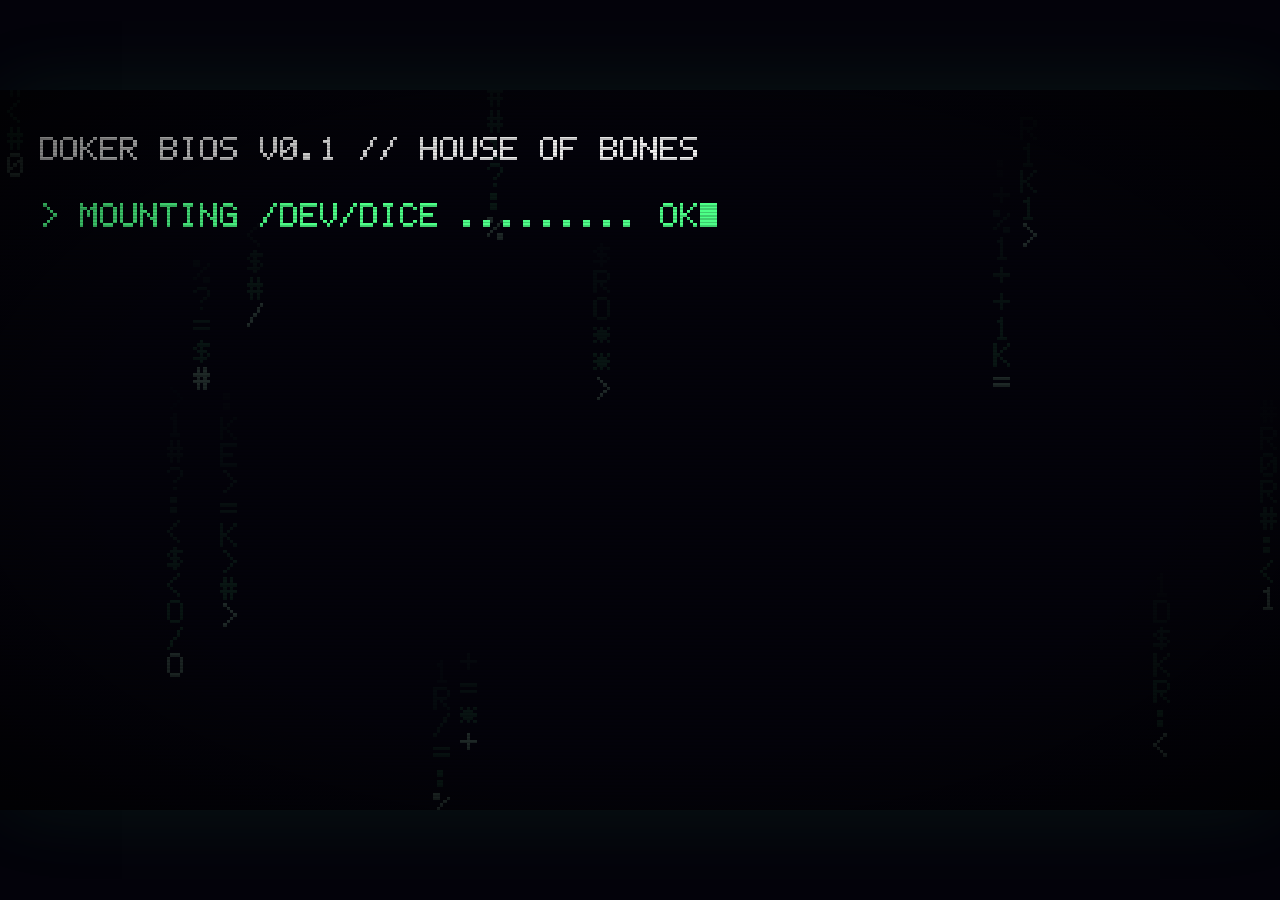
<file: index.html>
<!doctype html>
<html lang="en">
<head>
  <meta charset="utf-8">
  <meta name="viewport" content="width=device-width, initial-scale=1">
  <title>DOKER</title>
  <link rel="stylesheet" href="css/style.css">
</head>
<body>
  <div id="stage">
    <canvas id="game"></canvas>
    <div id="crt"></div>
    <div id="vignette"></div>
  </div>

  <!-- plain scripts (no modules) so the game runs by double-clicking index.html -->
  <script src="js/font.js"></script>
  <script src="js/sprites.js"></script>
  <script src="js/cardart.js"></script>
  <script src="js/bossart.js"></script>
  <script src="js/bossloom.js"></script>
  <script src="js/settings.js"></script>
  <script src="js/audio.js"></script>
  <script src="js/rules.js"></script>
  <script src="js/items.js"></script>
  <script src="js/ui.js"></script>
  <script src="js/shop.js"></script>
  <script src="js/boss.js"></script>
  <script src="js/play.js"></script>
  <script src="js/tutorial.js"></script>
  <script src="js/options.js"></script>
  <script src="js/net.js"></script>
  <script src="js/menu.js"></script>
</body>
</html>
</file>
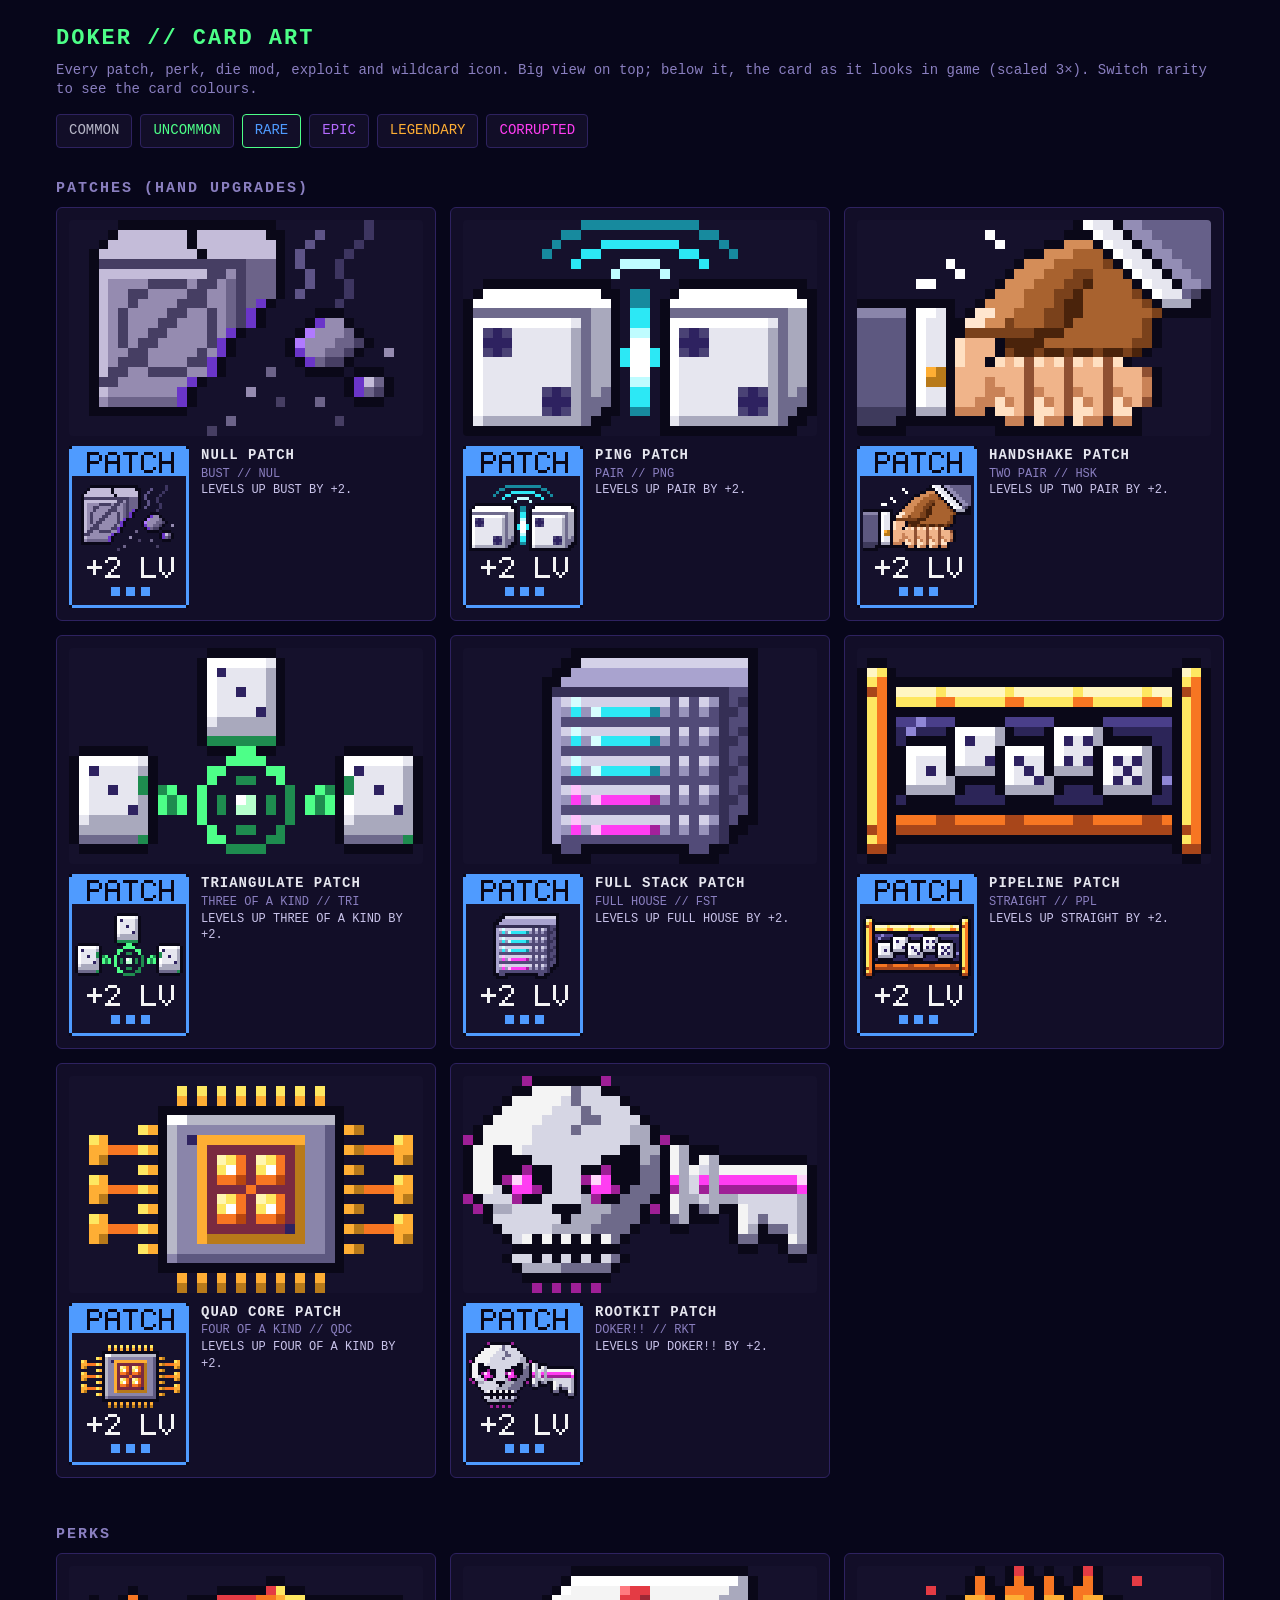
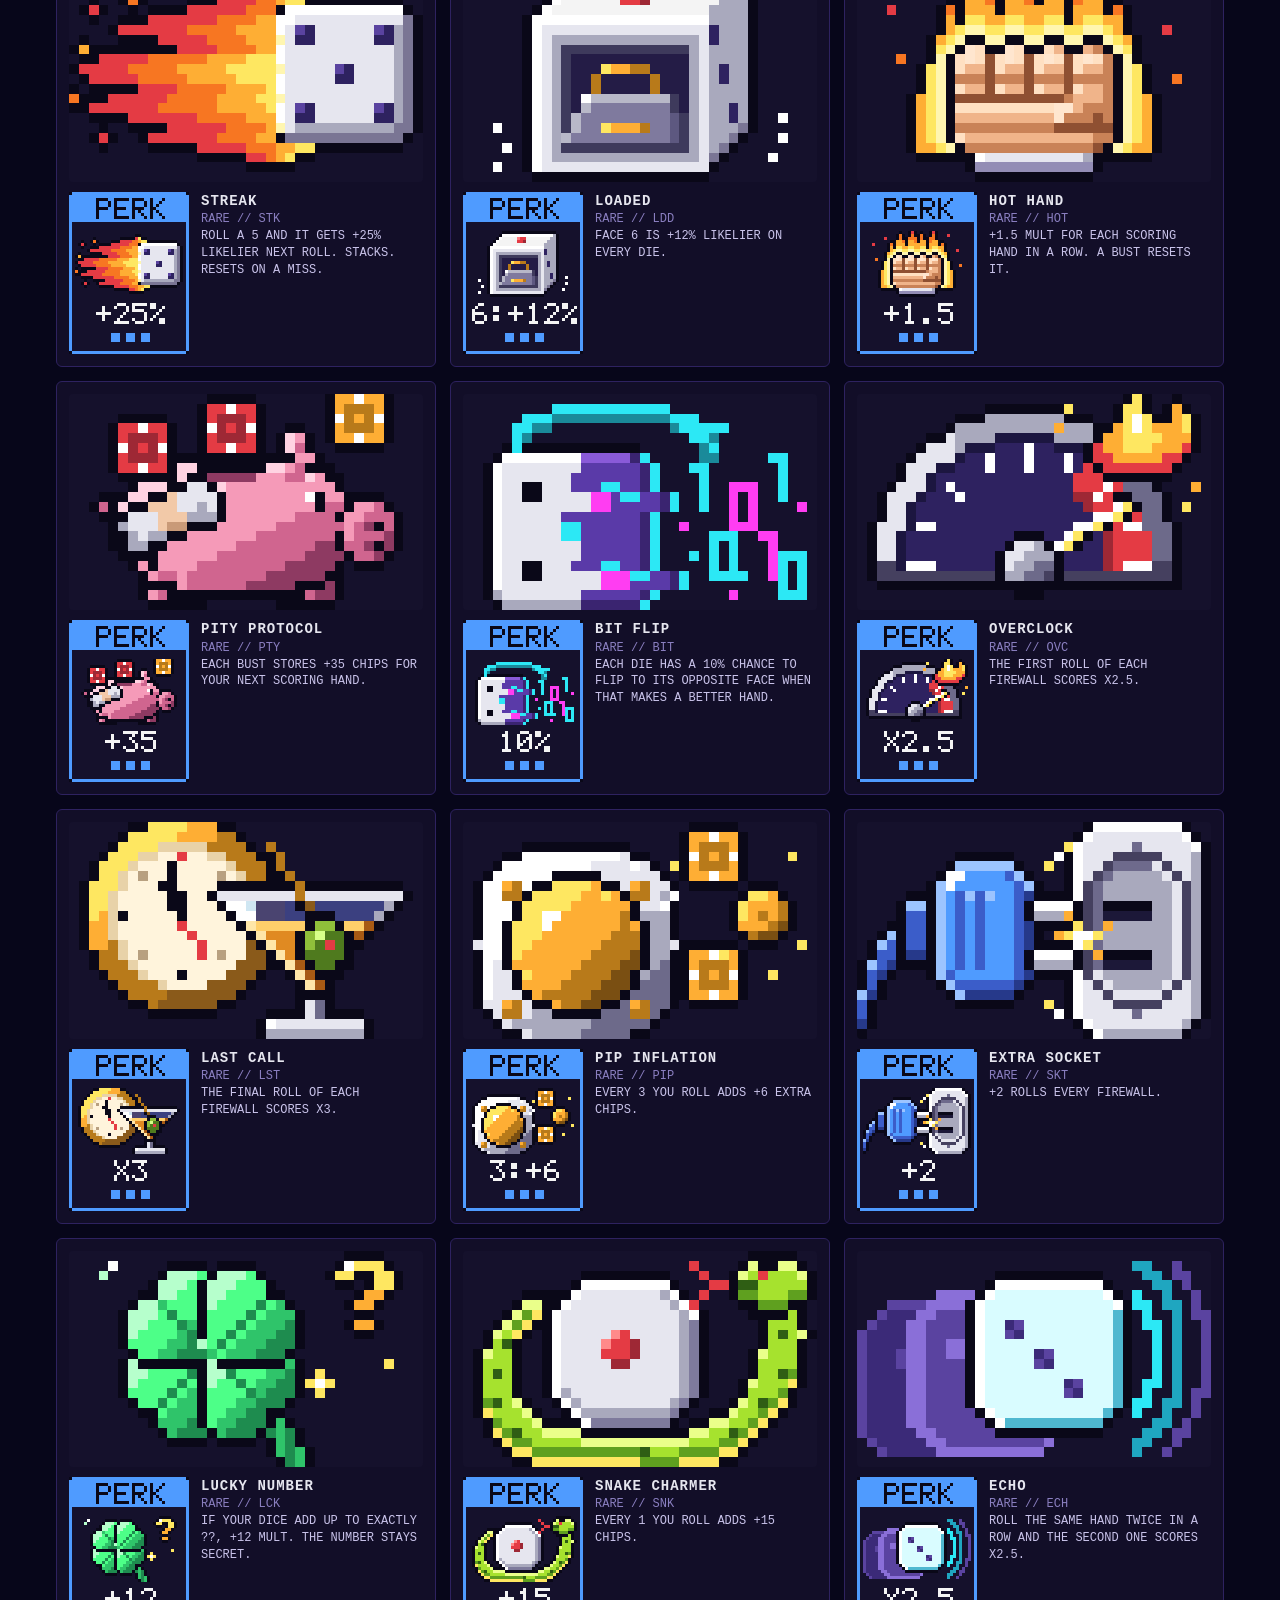
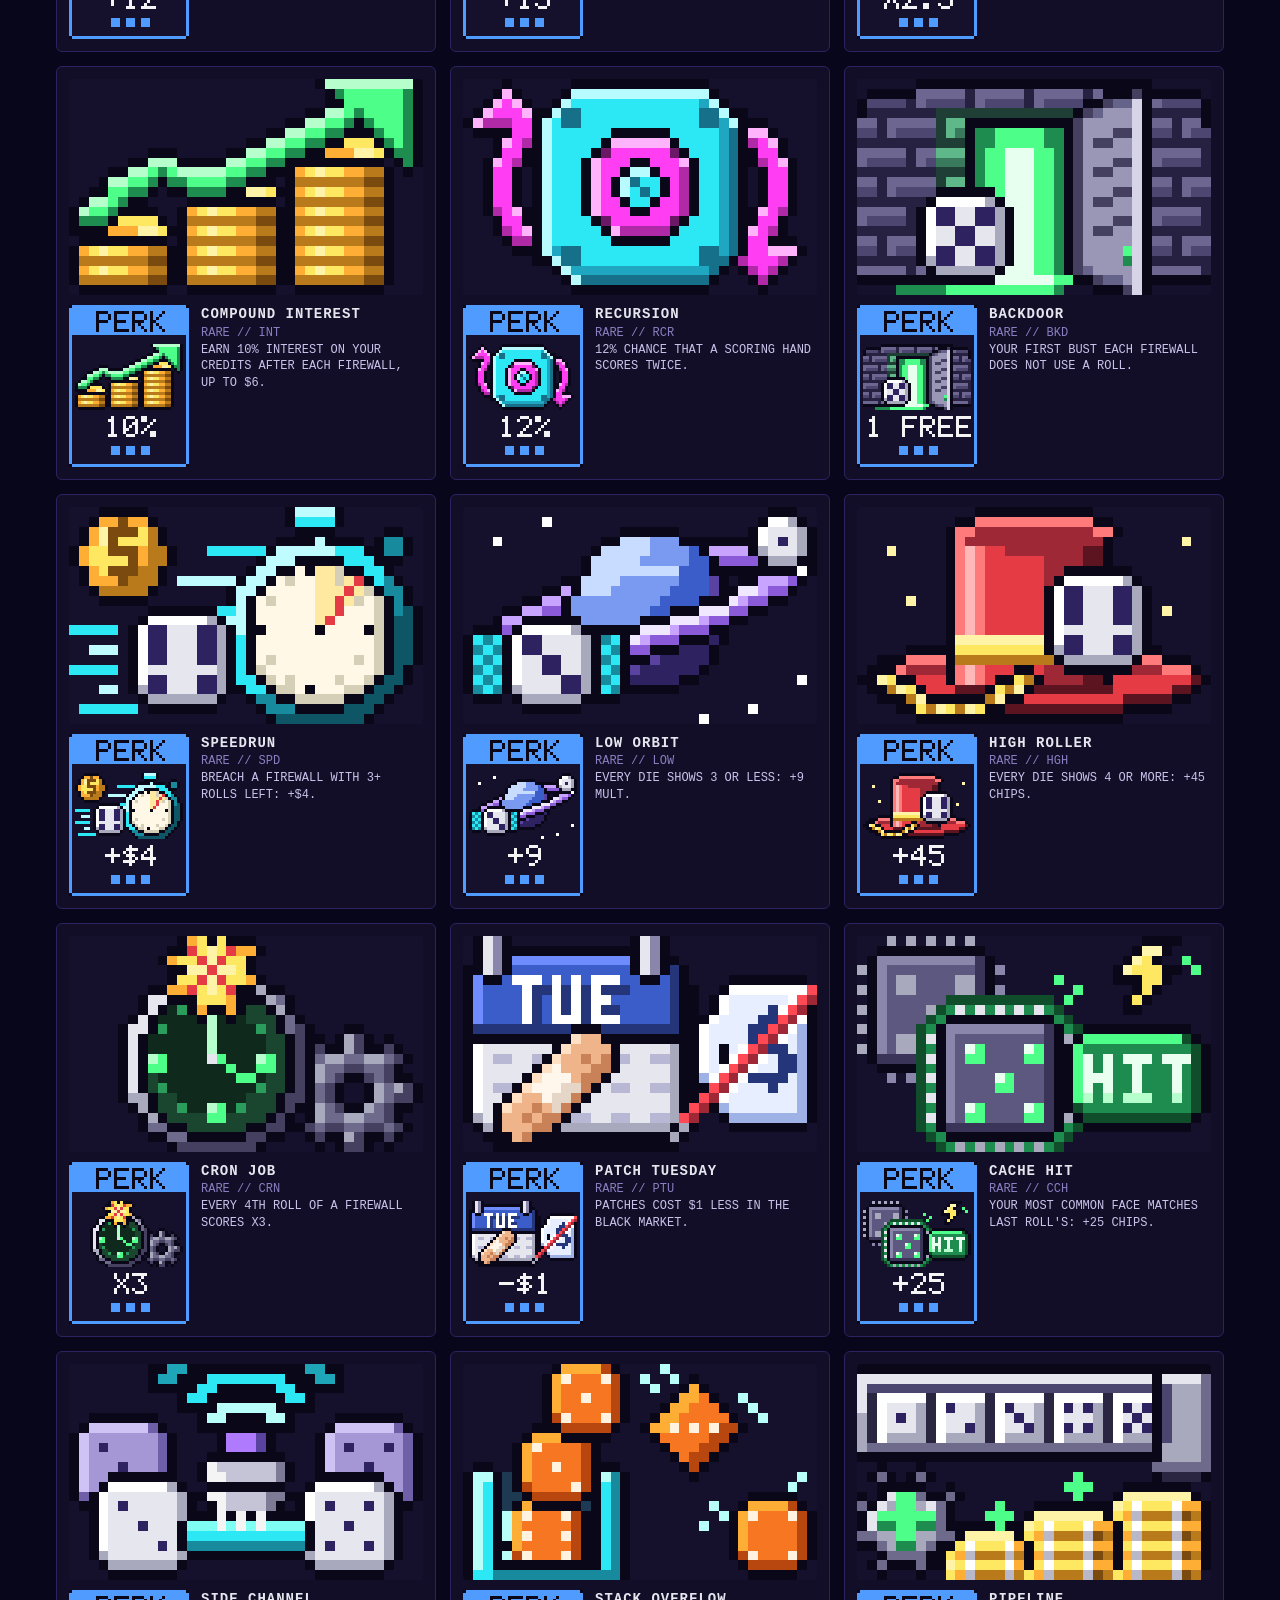
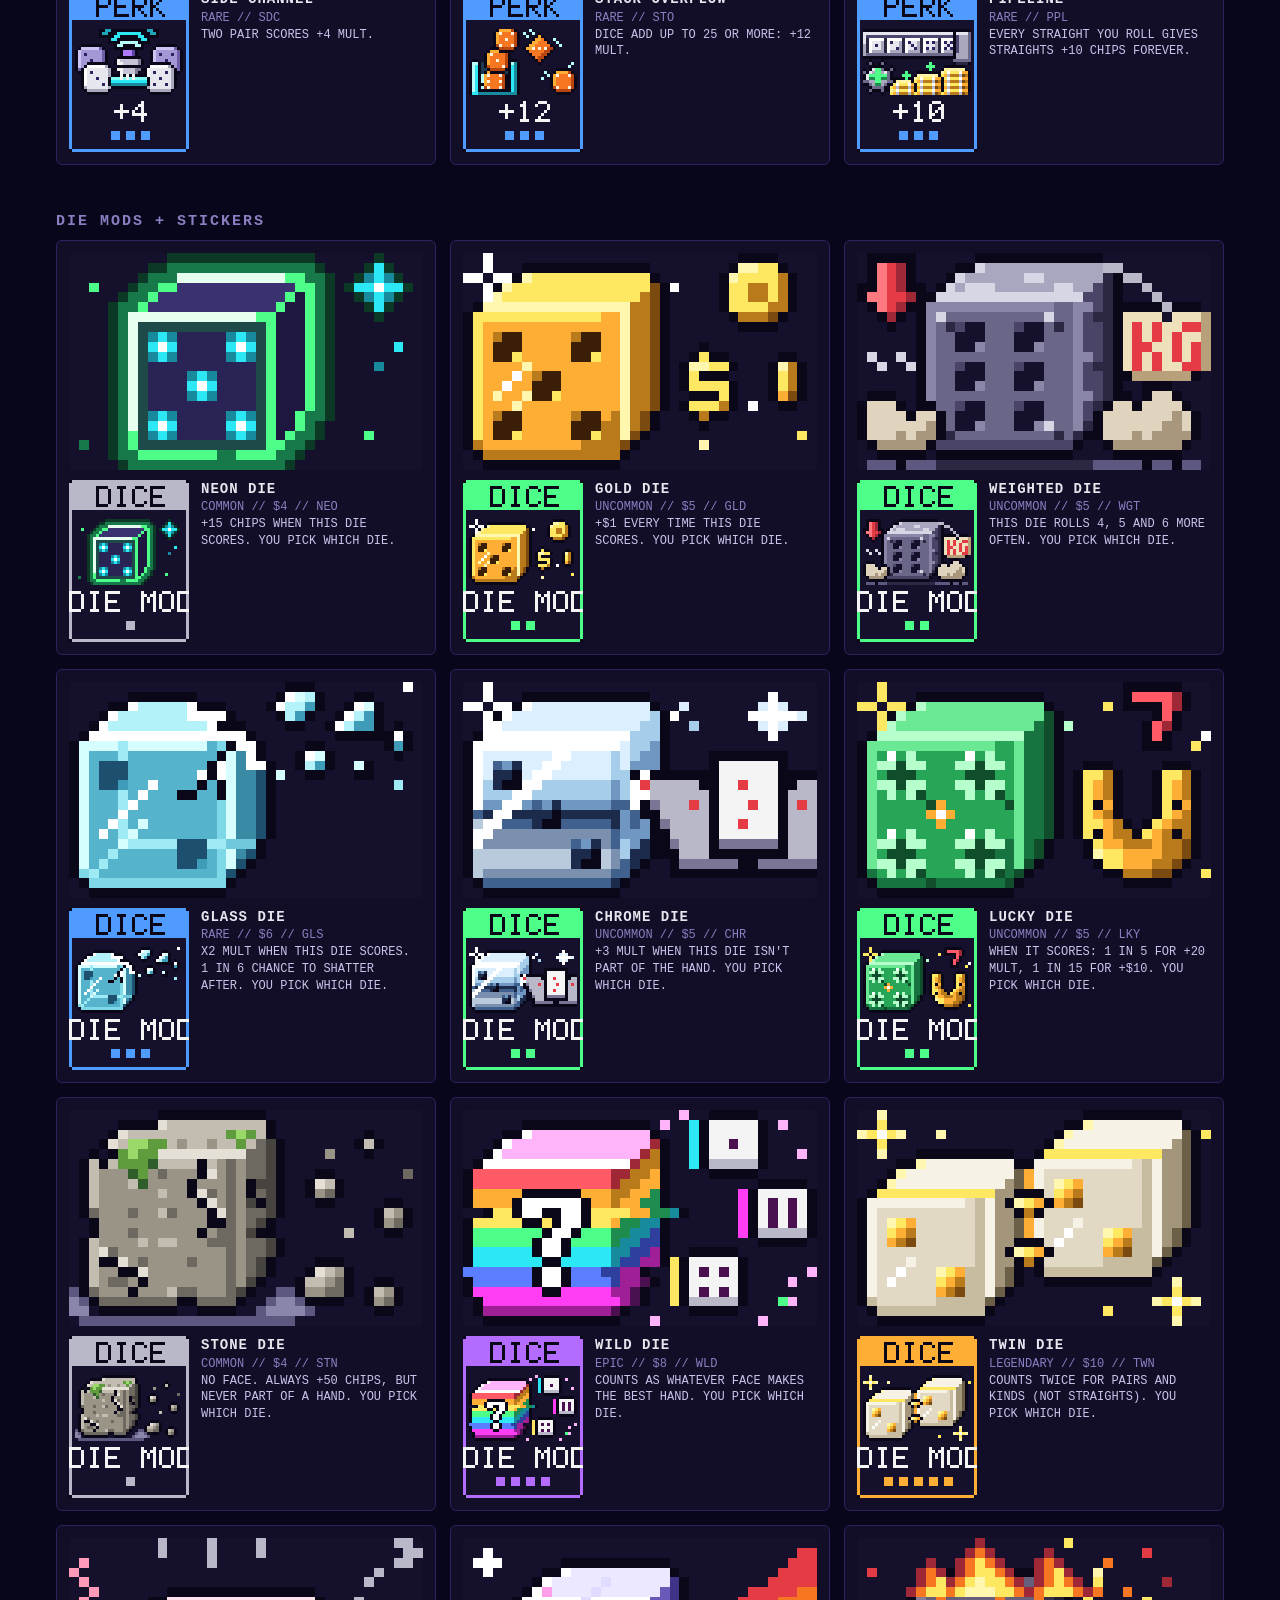
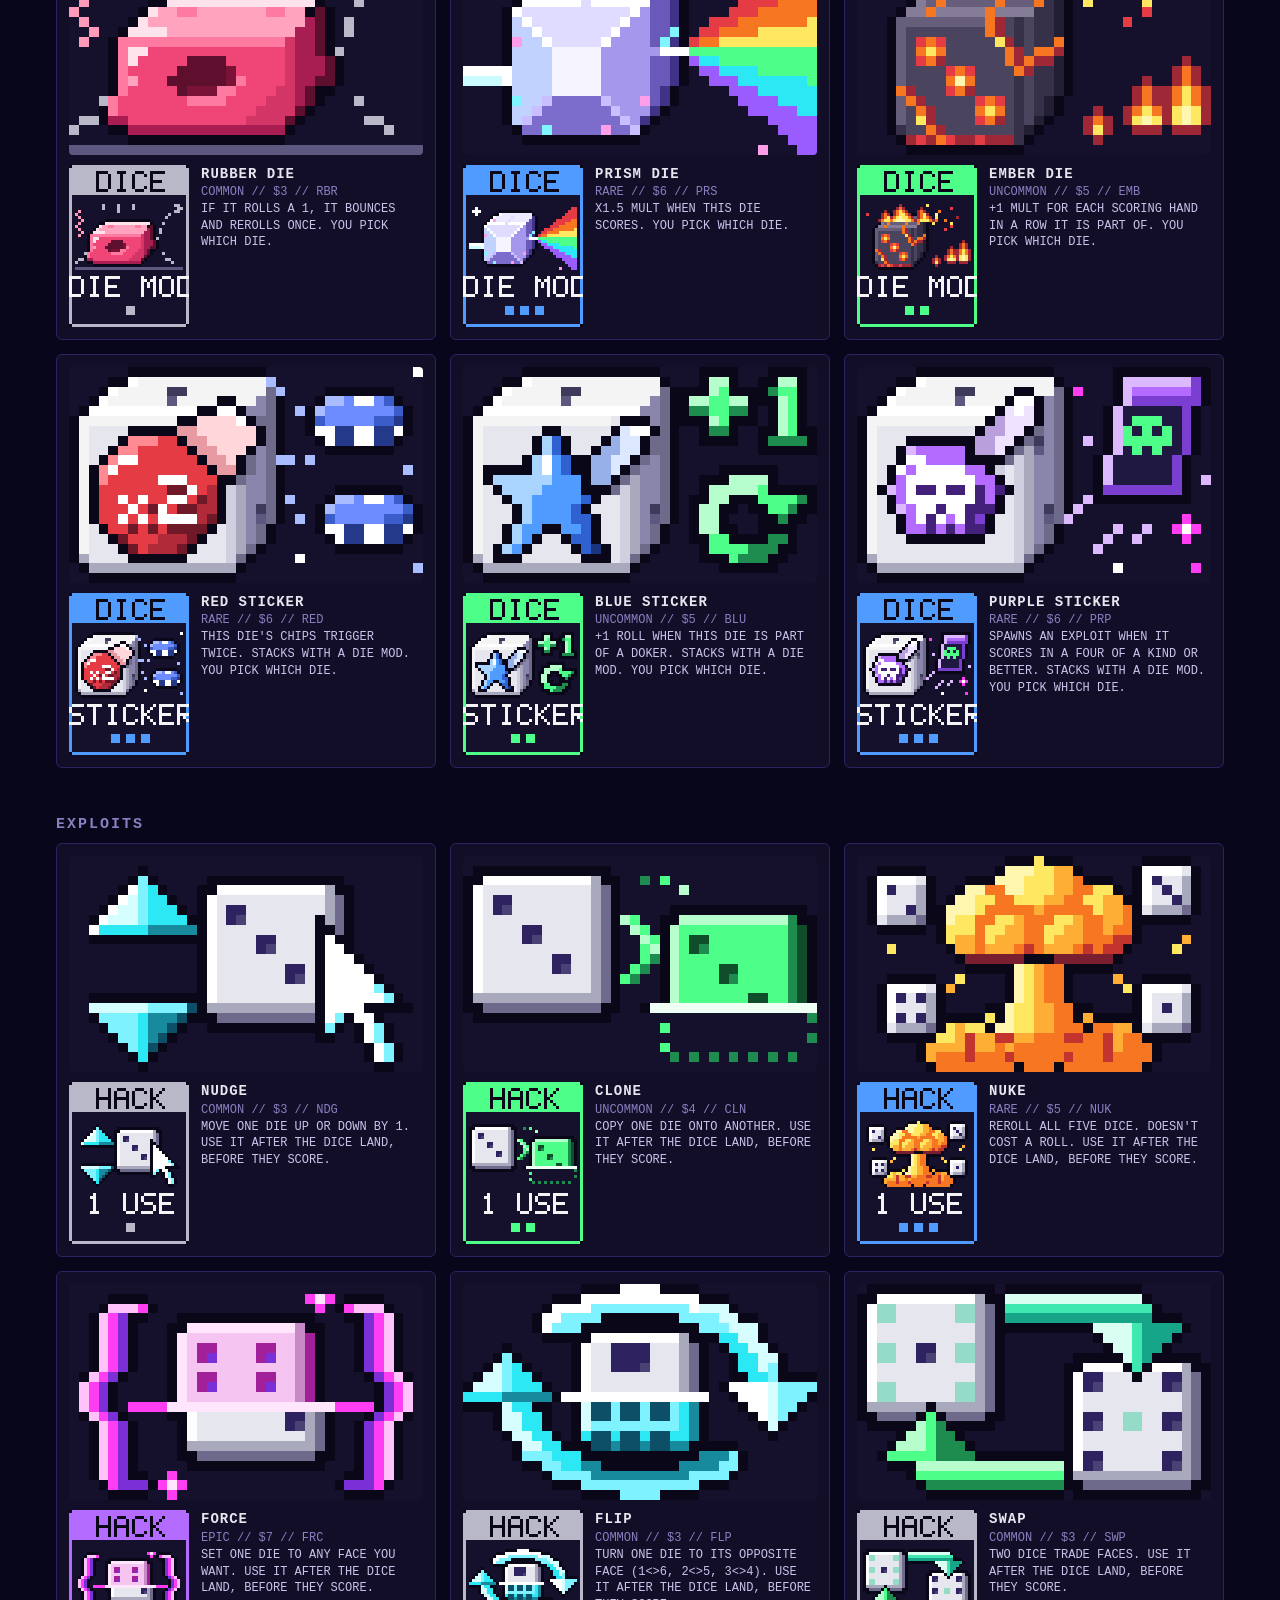
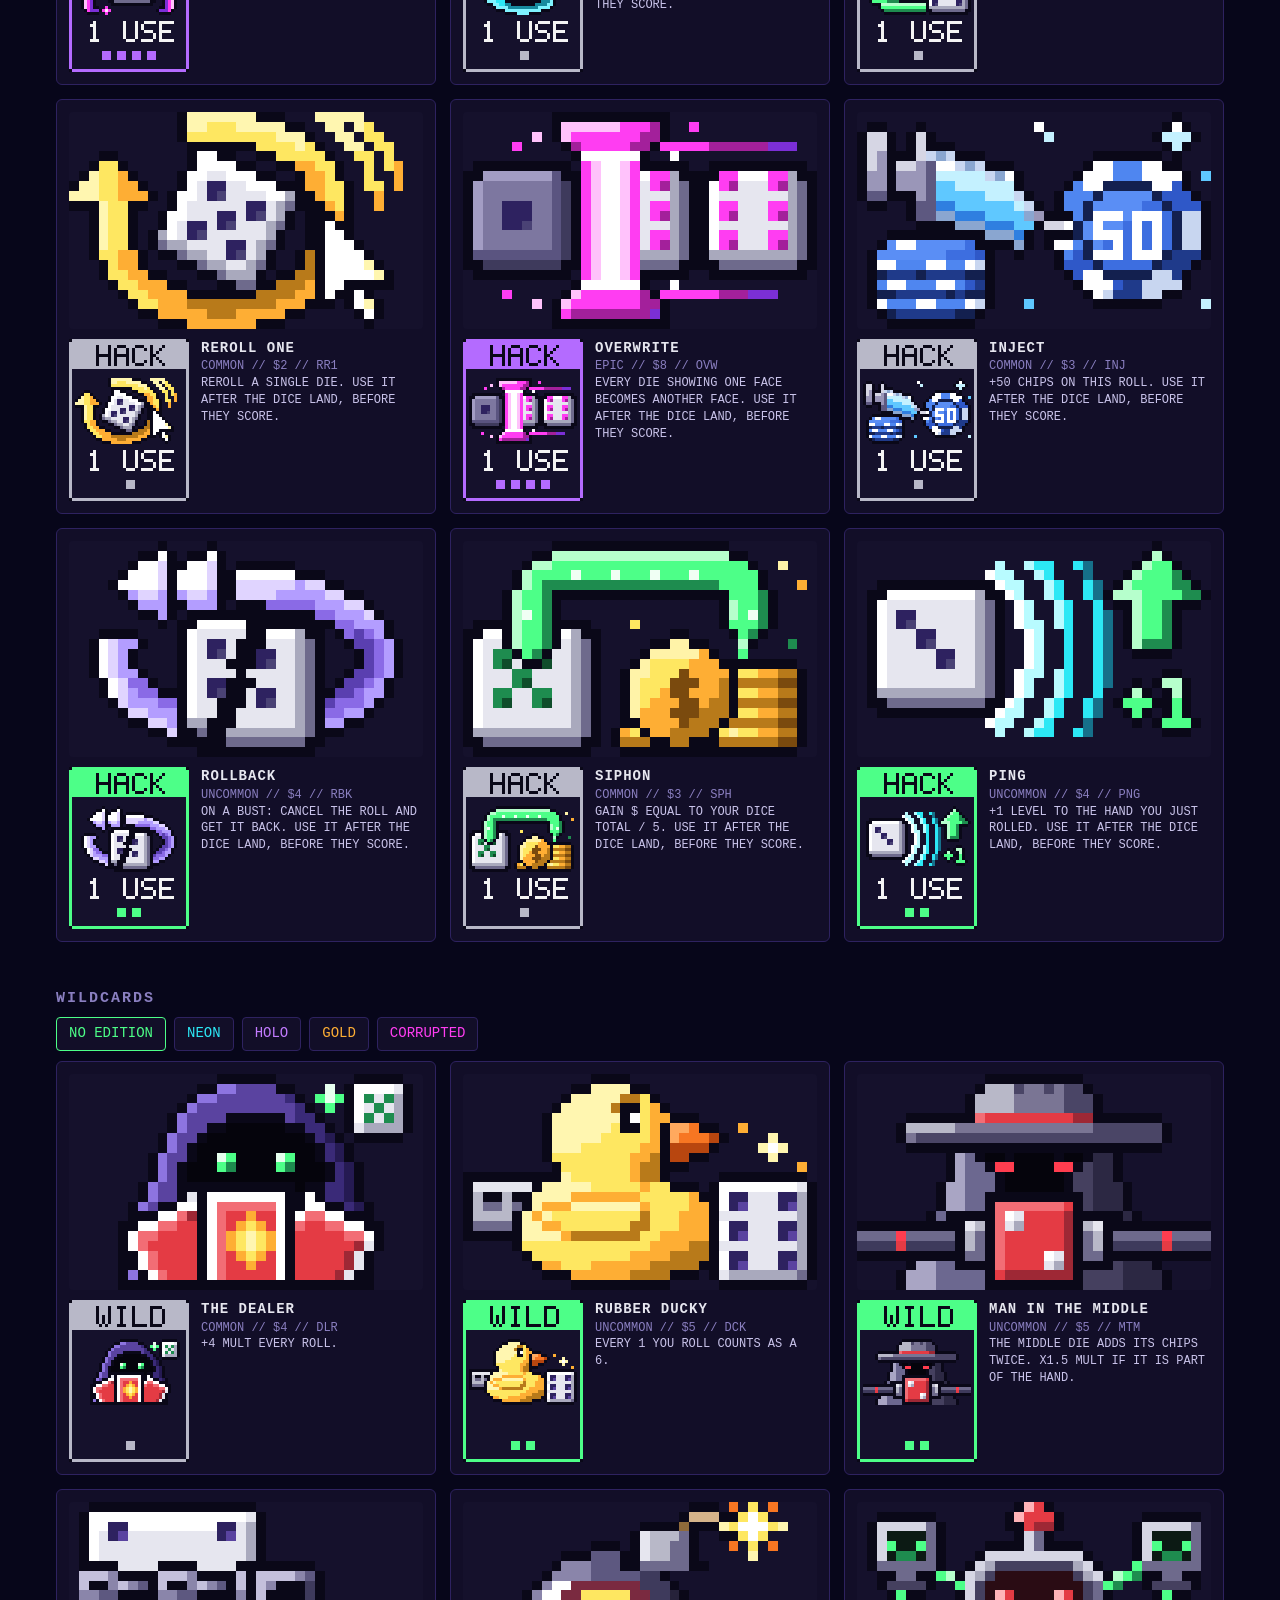
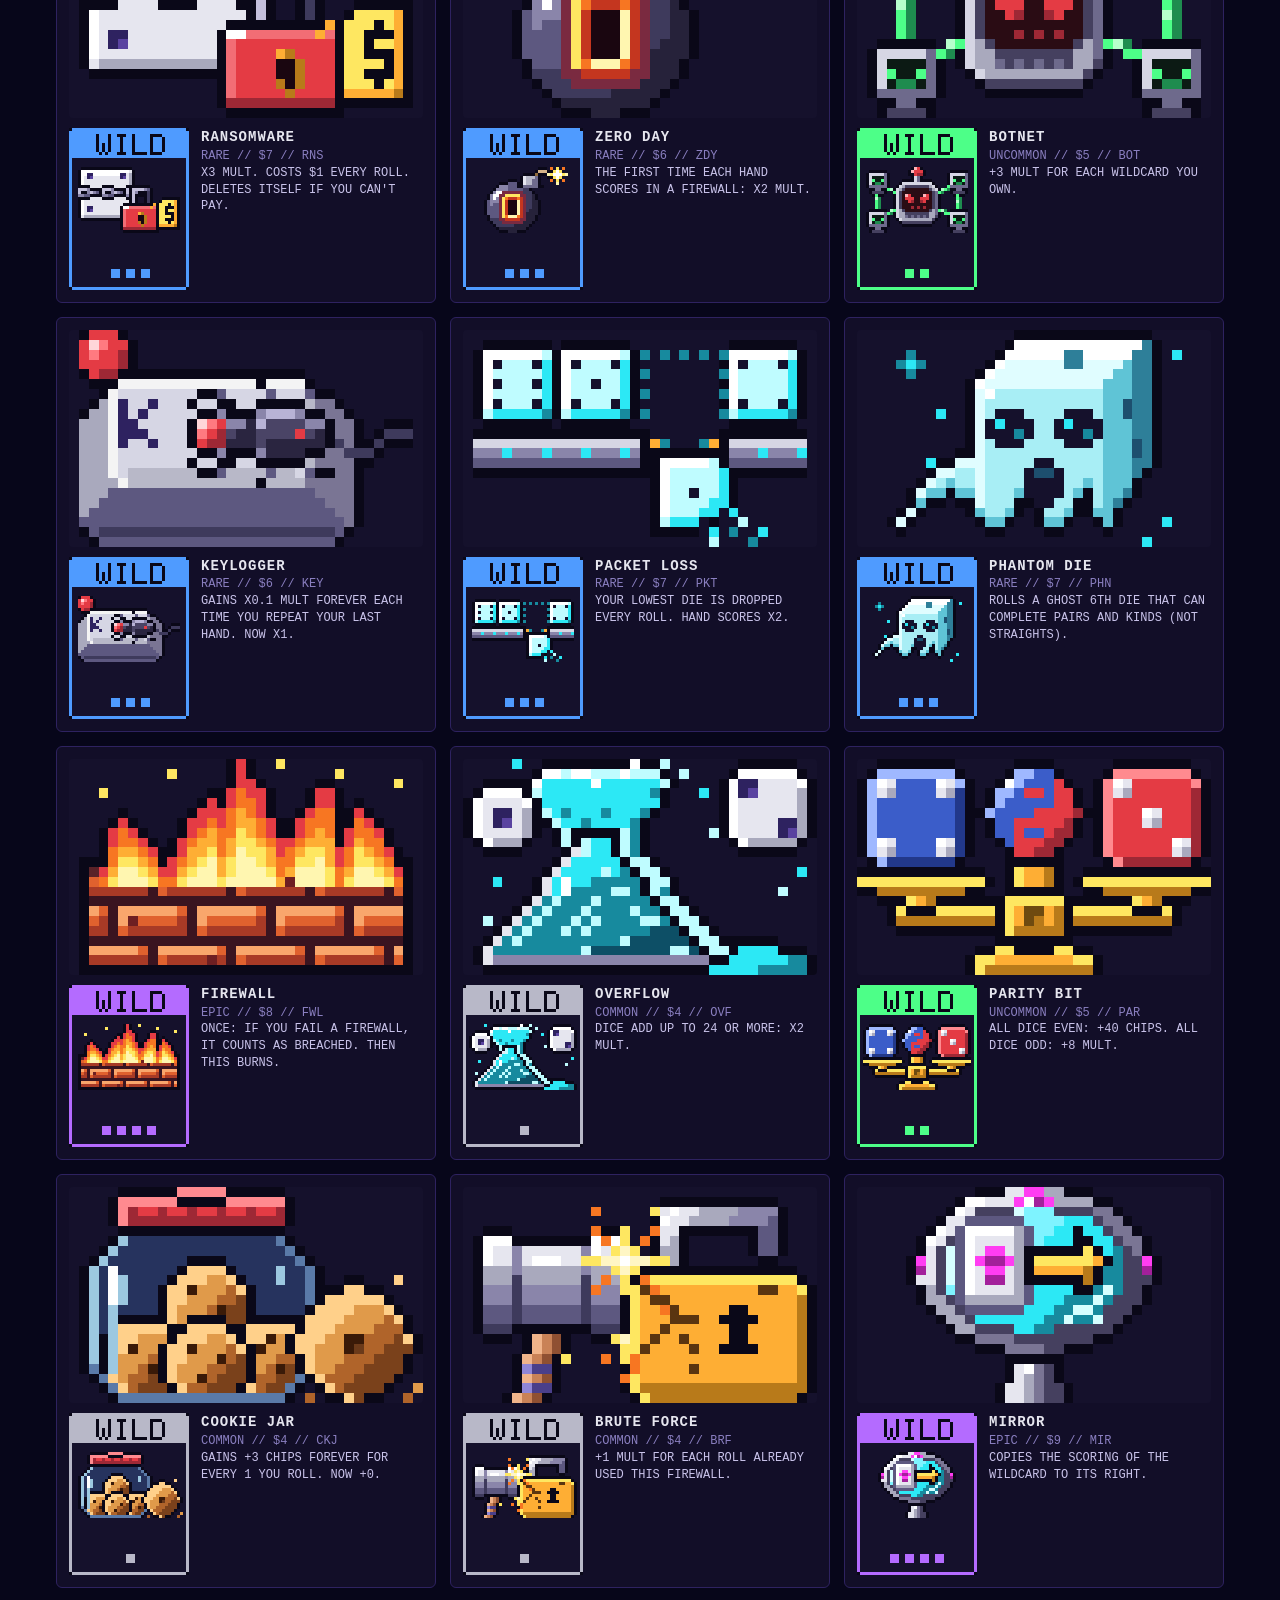
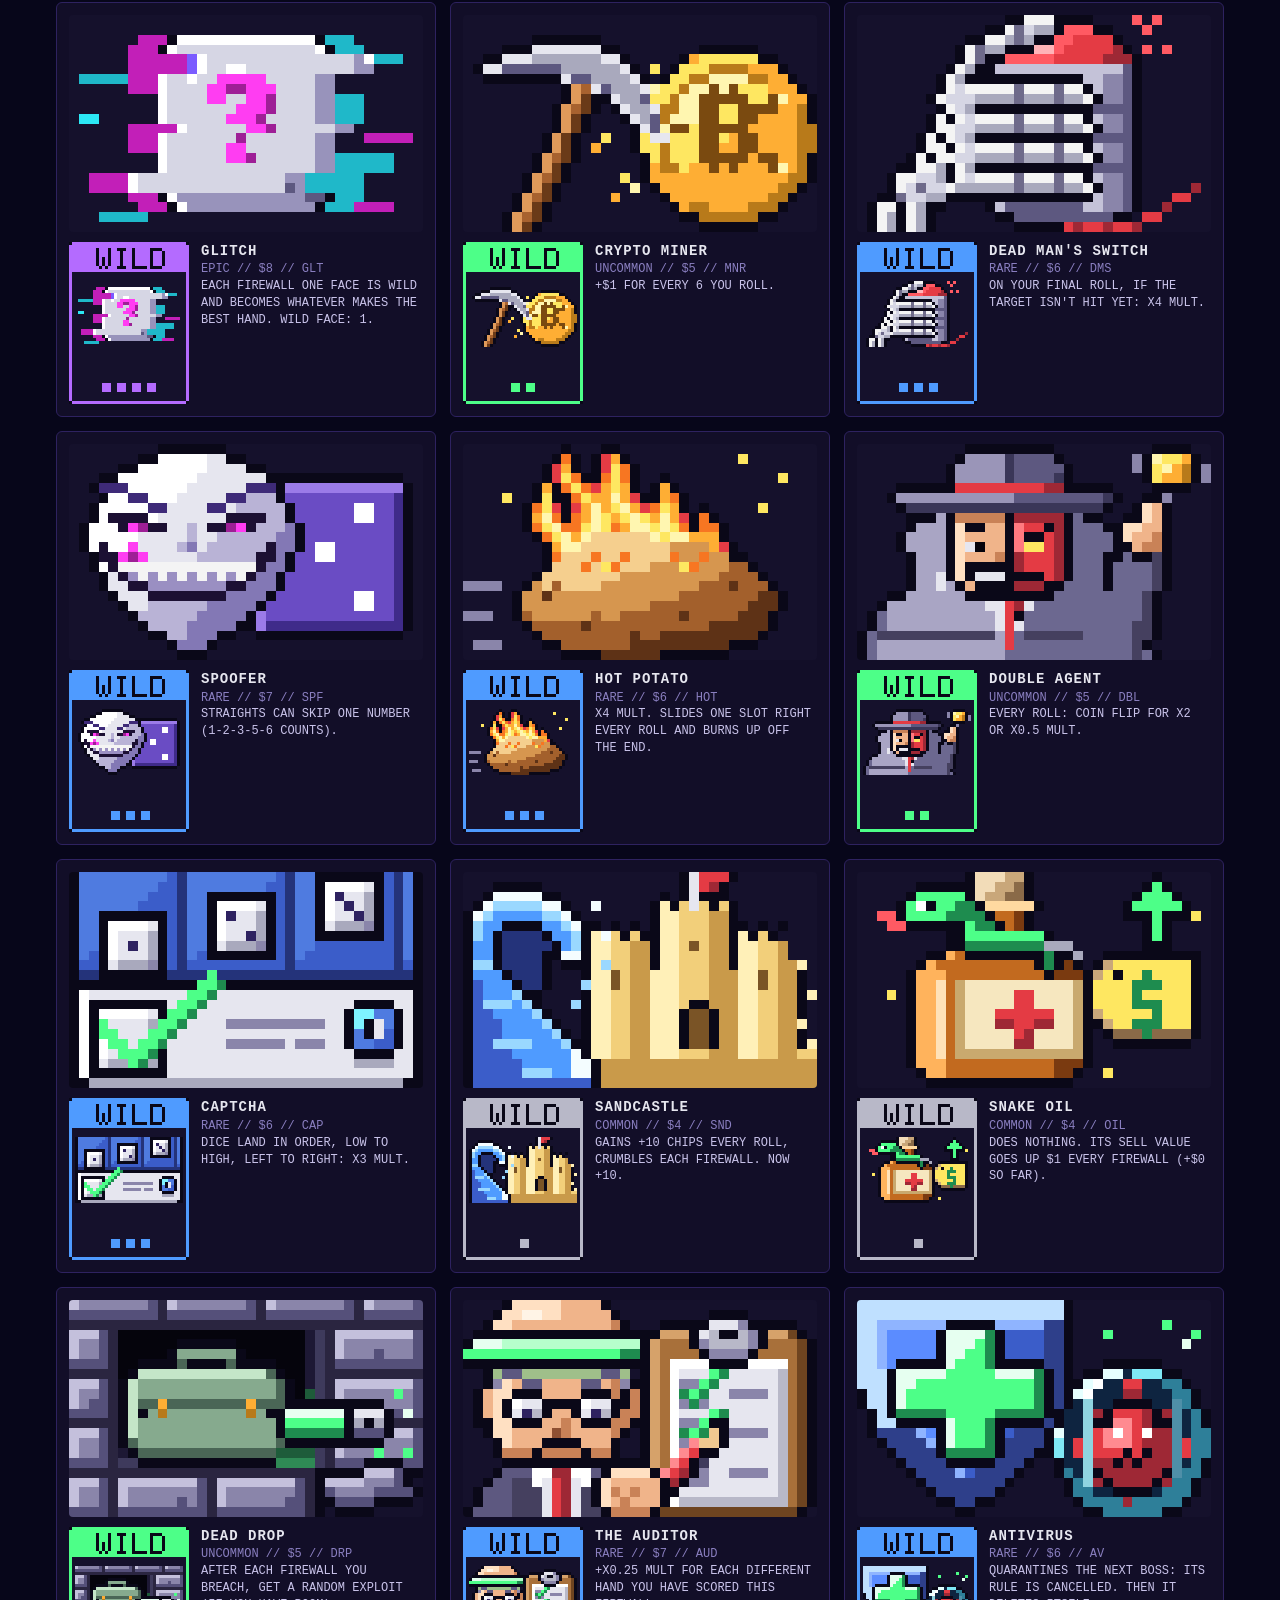
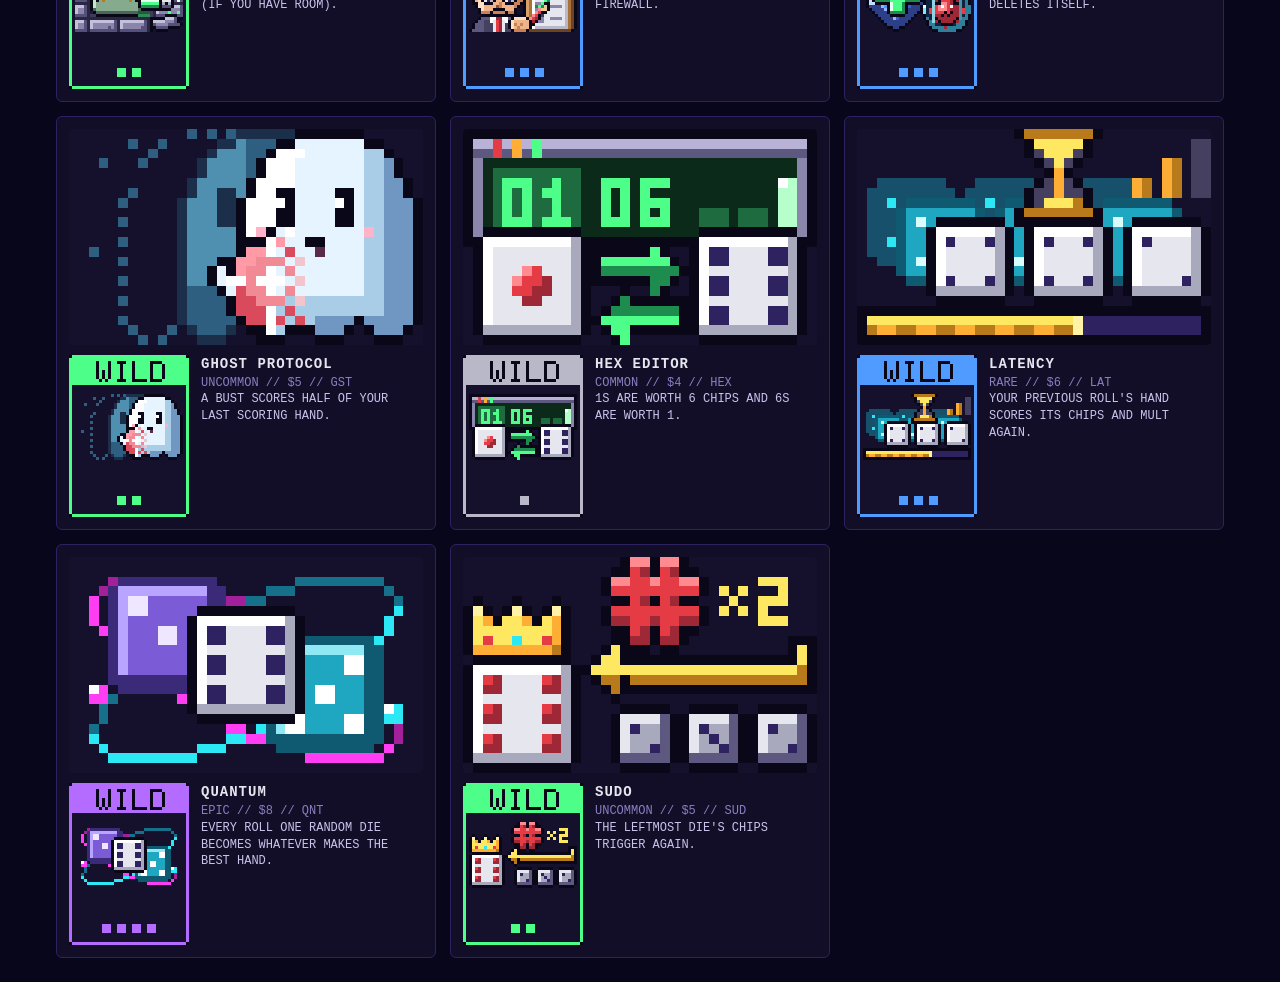
<file: art-gallery.html>
<!doctype html>
<html lang="en">
<head>
<meta charset="utf-8">
<meta name="viewport" content="width=device-width, initial-scale=1">
<title>DOKER Card Art</title>
<style>
  :root { --bg: #07061a; --panel: #120e28; --line: #2e2260; --text: #e6e6ef; --dim: #8a7fc0; --green: #4dff88; }
  * { box-sizing: border-box; }
  body { margin: 0; background: var(--bg); color: var(--text); font: 14px/1.4 ui-monospace, Menlo, Consolas, monospace; }
  header { padding: 24px 16px 8px; max-width: 1200px; margin: 0 auto; }
  h1 { margin: 0; font-size: 22px; letter-spacing: 2px; color: var(--green); }
  header p { margin: 6px 0 0; color: var(--dim); }
  .bar { display: flex; gap: 8px; flex-wrap: wrap; margin-top: 14px; }
  .bar button { background: var(--panel); color: var(--text); border: 1px solid var(--line); padding: 6px 12px; font: inherit; cursor: pointer; border-radius: 4px; }
  .bar button.on { border-color: var(--green); color: var(--green); }
  h2 { max-width: 1200px; margin: 22px auto 8px; padding: 0 16px; font-size: 15px; color: var(--dim); letter-spacing: 2px; }
  .grid { max-width: 1200px; margin: 0 auto; padding: 0 16px 24px; display: grid; grid-template-columns: repeat(auto-fill, minmax(300px, 1fr)); gap: 14px; }
  .tile { background: var(--panel); border: 1px solid var(--line); border-radius: 6px; padding: 12px; display: flex; flex-direction: column; gap: 10px; }
  .row { display: flex; gap: 12px; align-items: flex-start; }
  canvas { image-rendering: pixelated; display: block; }
  .big { background: #15112c; border-radius: 4px; width: 100%; height: auto; }
  .name { font-weight: bold; letter-spacing: 1px; }
  .sub { color: var(--dim); font-size: 12px; }
  .desc { font-size: 12px; color: #c9c3ea; }
  .missing { color: #ff6b75; font-size: 12px; }
</style>
</head>
<body>
<header>
  <h1>DOKER // CARD ART</h1>
  <p>Every patch, perk, die mod, exploit and wildcard icon. Big view on top; below it, the card as it looks in game (scaled 3×). Switch rarity to see the card colours.</p>
  <div class="bar" id="rar"></div>
</header>
<h2>PATCHES (HAND UPGRADES)</h2>
<div class="grid" id="patches"></div>
<h2>PERKS</h2>
<div class="grid" id="perks"></div>
<h2>DIE MODS + STICKERS</h2>
<div class="grid" id="diemods"></div>
<h2>EXPLOITS</h2>
<div class="grid" id="exploits"></div>
<h2>WILDCARDS</h2>
<div class="bar" id="eds" style="max-width:1200px;margin:0 auto 10px;padding:0 16px"></div>
<div class="grid" id="wilds"></div>

<script src="js/font.js"></script>
<script src="js/sprites.js"></script>
<script src="js/cardart.js"></script>
<script src="js/rules.js"></script>
<script src="js/items.js"></script>
<script>
'use strict';
let rarity = 2, edition = null;

function bigCanvas(img) {
  const Z = 6, c = document.createElement('canvas');
  c.width = 36 * Z; c.height = 22 * Z; c.className = 'big';
  const g = c.getContext('2d'); g.imageSmoothingEnabled = false;
  g.fillStyle = '#15112c'; g.fillRect(0, 0, c.width, c.height);
  if (img) g.drawImage(img, Math.round((36 - img.width) / 2) * Z, Math.round((22 - img.height) / 2) * Z, img.width * Z, img.height * Z);
  return c;
}

// Mirrors UI.itemCard's layout (40x54 pack card) without needing the game loop.
function cardCanvas(it) {
  const W = 40, H = 54, S = 3, col = RARITY.col[it.rarity];
  const [tmp, t] = newCanvas(W, H);
  t.fillStyle = PAL.ink; t.fillRect(0, 0, W, H);
  t.fillStyle = col; t.fillRect(1, 0, W - 2, H); t.fillRect(0, 1, W, H - 2);
  t.fillStyle = '#15112c'; t.fillRect(1, 1, W - 2, H - 2);
  t.fillStyle = col; t.fillRect(1, 1, W - 2, 9);
  drawText(t, { perk: 'PERK', wild: 'WILD', exploit: 'HACK', patch: 'PATCH', diemod: 'DICE', sticker: 'DICE' }[it.kind], W / 2, 2, PAL.ink, { align: 'center' });
  const art = CARD_ART[artKey(it)];
  if (art) t.drawImage(art, Math.round((W - art.width) / 2), 11 + Math.max(0, Math.floor((H - 27 - art.height) / 2)));
  else drawText(t, itemCode(it), W / 2, H / 2 - 8, col, { align: 'center', scale: 2 });
  const label = itemShort(it);
  if (label) drawText(t, label, W / 2, art ? H - 17 : H / 2 + 9, it.edition ? EDITIONS[it.edition].col : PAL.white, { align: 'center' });
  if (it.edition) { t.fillStyle = EDITIONS[it.edition].col; t.fillRect(0, 0, W, 1); t.fillRect(0, H - 1, W, 1); t.fillRect(0, 0, 1, H); t.fillRect(W - 1, 0, 1, H); }
  const n = it.rarity === 5 ? 5 : it.rarity + 1, tw = n * 5 - 2;
  for (let k = 0; k < n; k++) { t.fillStyle = it.rarity === 5 ? PAL.magenta : col; t.fillRect(Math.round(W / 2 - tw / 2) + k * 5, H - 7, 3, 3); }
  const c = document.createElement('canvas'); c.width = W * S; c.height = H * S;
  const g = c.getContext('2d'); g.imageSmoothingEnabled = false; g.drawImage(tmp, 0, 0, W * S, H * S);
  return c;
}

function tile(it, title, sub, desc) {
  const art = CARD_ART[artKey(it)];
  const el = document.createElement('div'); el.className = 'tile';
  const row = document.createElement('div'); row.className = 'row';
  const txt = document.createElement('div');
  txt.innerHTML = `<div class="name"></div><div class="sub"></div><div class="desc"></div>` + (art ? '' : '<div class="missing">NO ART YET</div>');
  txt.querySelector('.name').textContent = title;
  txt.querySelector('.sub').textContent = sub;
  txt.querySelector('.desc').textContent = desc;
  row.append(cardCanvas(it), txt);
  el.append(bigCanvas(art), row);
  return el;
}

function render() {
  const P = document.getElementById('patches'), K = document.getElementById('perks');
  P.innerHTML = ''; K.innerHTML = '';
  for (const key of Object.keys(HANDS)) {
    const it = makePatch(key, rarity);
    P.appendChild(tile(it, HANDS[key].proto + ' PATCH', HANDS[key].name + ' // ' + PATCH_CODE[key], itemDesc(it, true)));
  }
  const DM = document.getElementById('diemods'); DM.innerHTML = '';
  for (const id of DIEMOD_IDS) {
    const it = makeDieMod(id);
    DM.appendChild(tile(it, DIEMOD_DEFS[id].name, RARITY.name[it.rarity] + ' // $' + itemPrice(it) + ' // ' + DIEMOD_DEFS[id].code, itemDesc(it, true)));
  }
  for (const id of STICKER_IDS) {
    const it = makeSticker(id);
    DM.appendChild(tile(it, STICKER_DEFS[id].name, RARITY.name[it.rarity] + ' // $' + itemPrice(it) + ' // ' + STICKER_DEFS[id].code, itemDesc(it, true)));
  }
  const X = document.getElementById('exploits'); X.innerHTML = '';
  for (const id of EXPLOIT_IDS) {
    const it = makeExploit(id);
    X.appendChild(tile(it, EXPLOIT_DEFS[id].name, RARITY.name[it.rarity] + ' // $' + itemPrice(it) + ' // ' + EXPLOIT_DEFS[id].code, itemDesc(it, true)));
  }
  const Wd = document.getElementById('wilds'); Wd.innerHTML = '';
  for (const id of WILD_IDS) {
    const it = makeWild(id, edition);
    Wd.appendChild(tile(it, WILD_DEFS[id].name, RARITY.name[it.rarity] + ' // $' + itemPrice(it) + ' // ' + WILD_DEFS[id].code, itemDesc(it, true)));
  }
  for (const id of PERK_IDS) {
    const it = makePerk(id, rarity);
    K.appendChild(tile(it, PERK_DEFS[id].name, RARITY.name[rarity] + ' // ' + PERK_DEFS[id].code, itemDesc(it, true)));
  }
}

const bar = document.getElementById('rar');
RARITY.name.forEach((n, r) => {
  const b = document.createElement('button'); b.textContent = n; b.style.color = RARITY.col[r];
  b.onclick = () => { rarity = r; [...bar.children].forEach((x, i) => x.classList.toggle('on', i === r)); render(); };
  if (r === rarity) b.classList.add('on');
  bar.appendChild(b);
});
const eds = document.getElementById('eds');
[null, ...Object.keys(EDITIONS)].forEach(e => {
  const b = document.createElement('button'); b.textContent = e ? EDITIONS[e].name : 'NO EDITION';
  if (e) b.style.color = EDITIONS[e].col;
  b.onclick = () => { edition = e; [...eds.children].forEach(x => x.classList.toggle('on', x === b)); render(); };
  if (e === edition) b.classList.add('on');
  eds.appendChild(b);
});
render();
</script>
</body>
</html>
</file>
<file: css/style.css>
:root { --px: 4px; }

html, body {
  margin: 0;
  height: 100%;
  background: #03020a;
  overflow: hidden;
}

body {
  display: flex;
  align-items: center;
  justify-content: center;
}

#stage {
  position: relative;
  box-shadow: 0 0 80px rgba(77, 255, 136, 0.08);
}

#game {
  display: block;
  width: 100%;
  height: 100%;
  image-rendering: crisp-edges;
  image-rendering: pixelated;
  cursor: none;
}

/* one dark scanline per game pixel */
#crt {
  position: absolute;
  inset: 0;
  pointer-events: none;
  background: repeating-linear-gradient(
    to bottom,
    transparent 0,
    transparent calc(var(--px) * 0.5),
    rgba(0, 0, 0, 0.2) calc(var(--px) * 0.5),
    rgba(0, 0, 0, 0.2) var(--px)
  );
}

#vignette {
  position: absolute;
  inset: 0;
  pointer-events: none;
  background: radial-gradient(ellipse at center, transparent 58%, rgba(0, 0, 0, 0.65) 100%);
  animation: flicker 0.15s infinite steps(2);
}

@keyframes flicker {
  0%   { opacity: 0.93; }
  100% { opacity: 1; }
}

body.nocrt #crt,
body.nocrt #vignette { display: none; }
</file>
